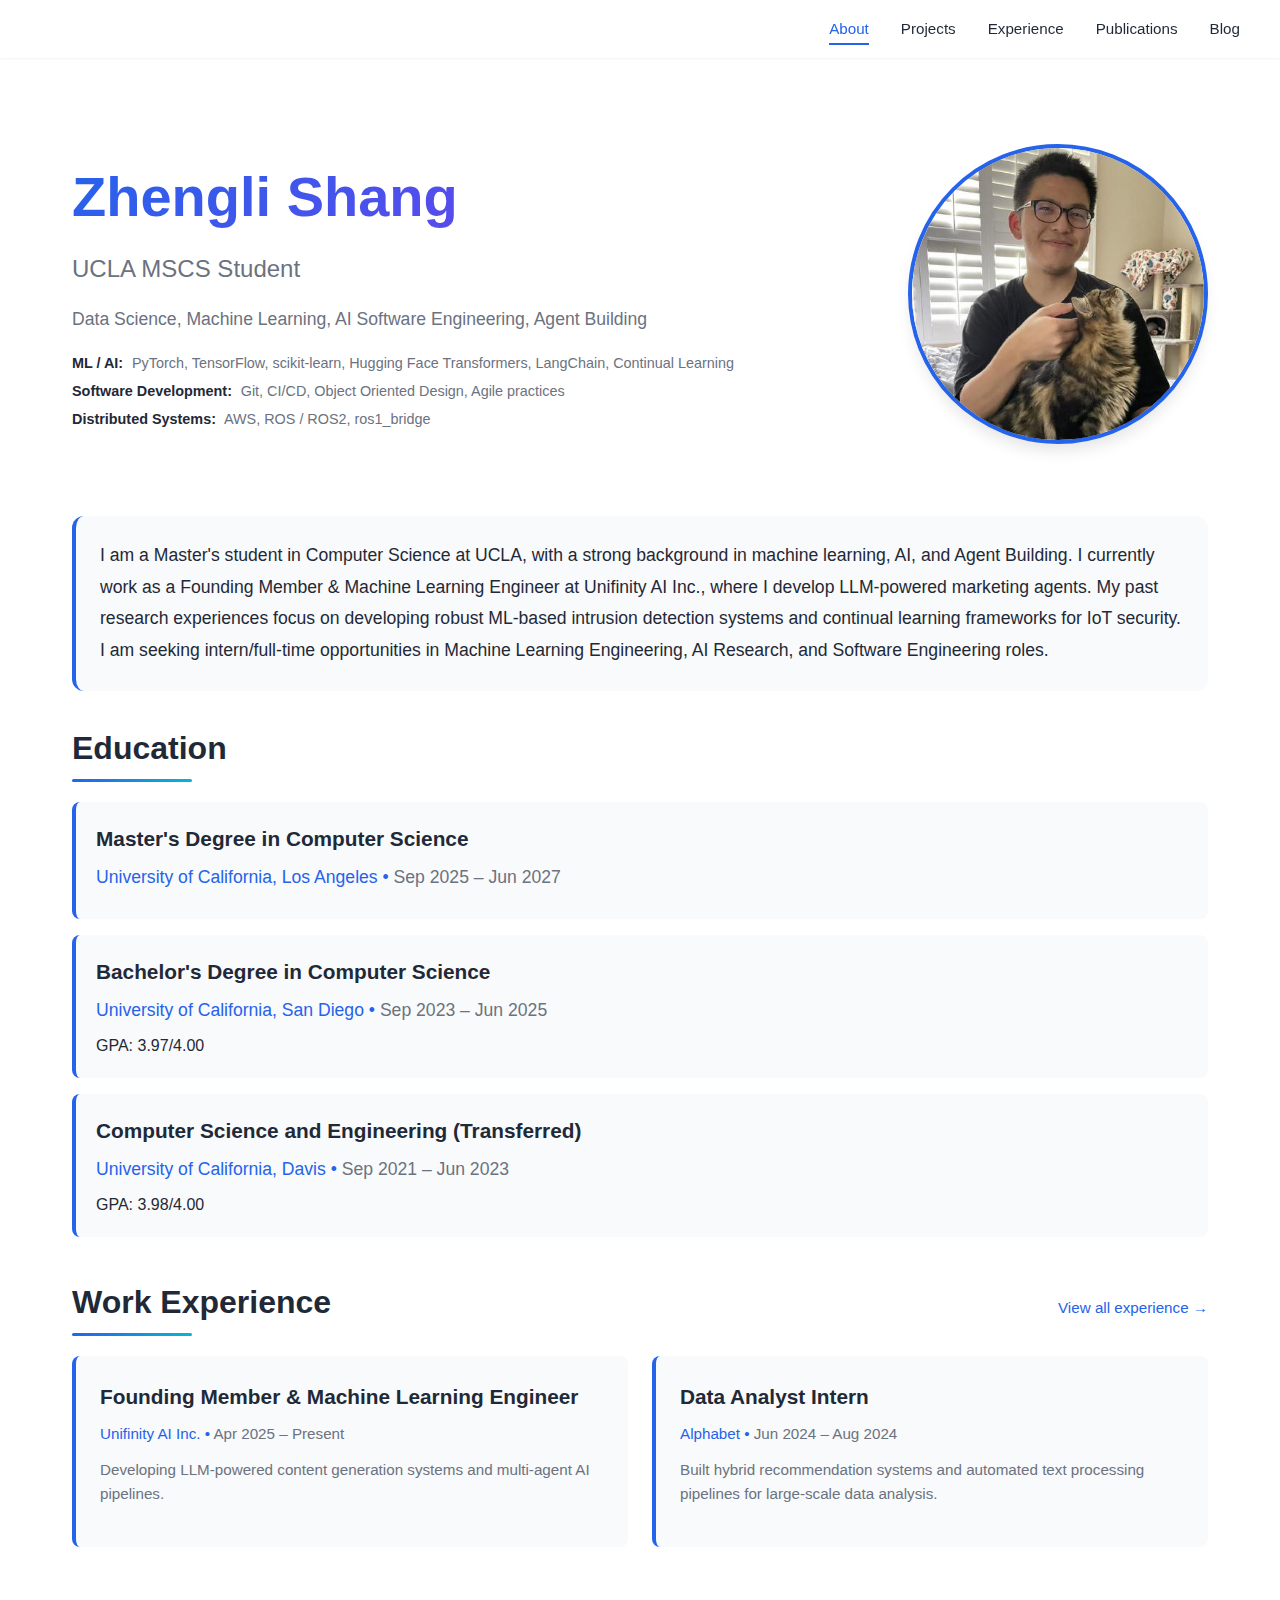
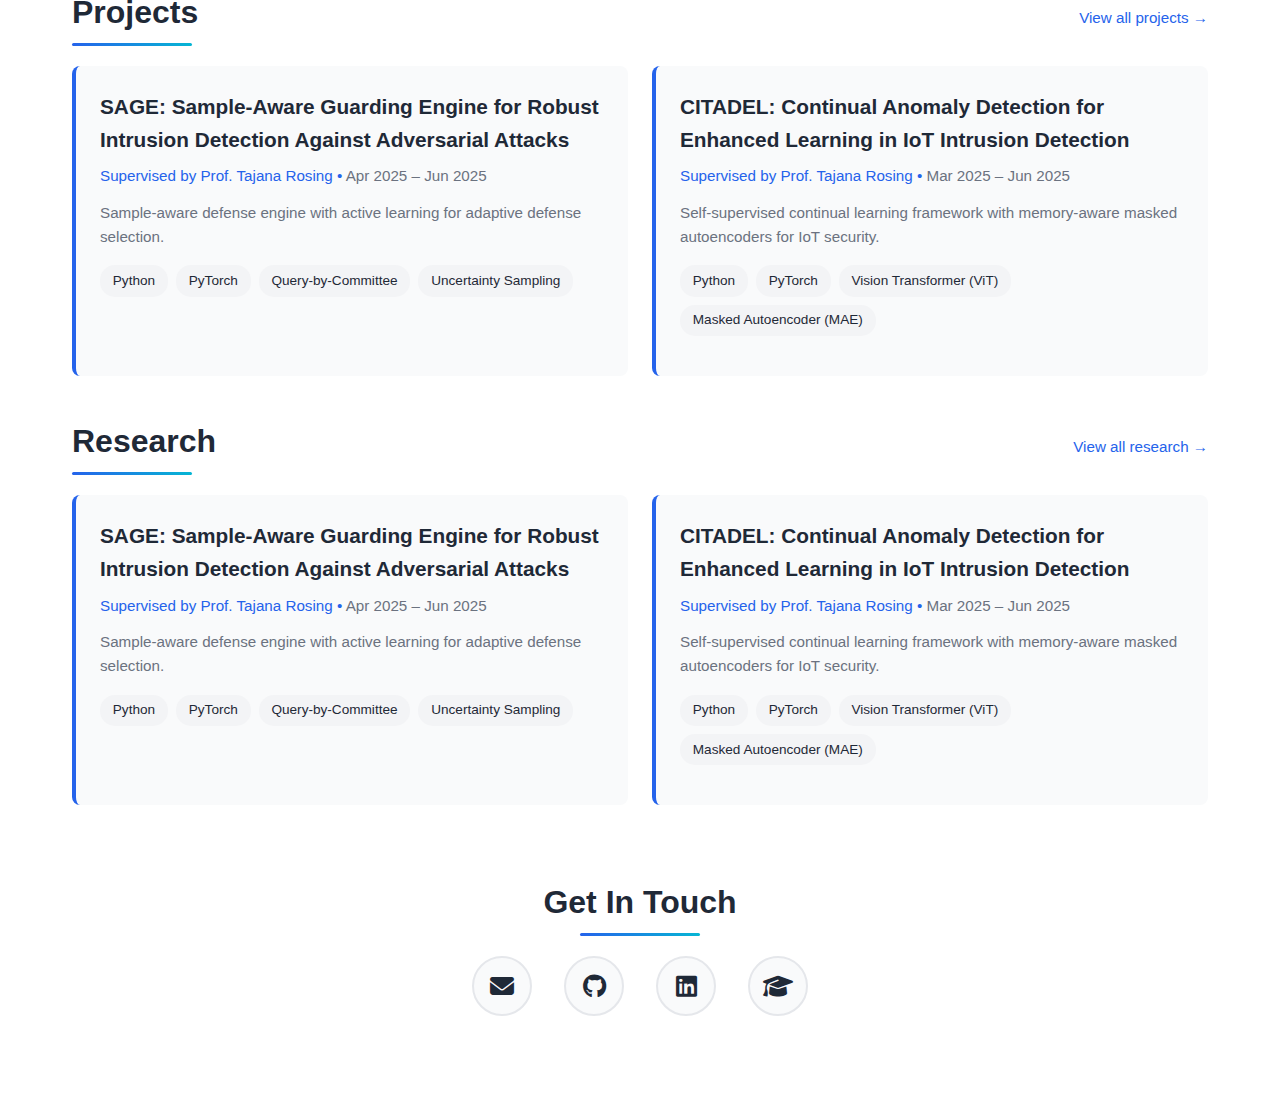
<file: index.html>
<!DOCTYPE html>
<html lang="en">
<head>
    <meta charset="UTF-8">
    <meta name="viewport" content="width=device-width, initial-scale=1.0">
    <meta name="description" content="Personal webpage - Grad Student seeking intern/full-time opportunities">
    <title>About | Zhengli Shang</title>
    <link rel="stylesheet" href="https://cdnjs.cloudflare.com/ajax/libs/font-awesome/6.4.0/css/all.min.css">
    <link rel="stylesheet" href="assets/css/styles.css">
</head>
<body>
    <!-- Navigation Bar -->
    <nav class="navbar">
        <div class="nav-container">
            <ul class="nav-menu">
                <li><a href="index.html" class="nav-link active">About</a></li>
                <li><a href="projects.html" class="nav-link">Projects</a></li>
                <li><a href="experience.html" class="nav-link">Experience</a></li>
                <li><a href="publications.html" class="nav-link">Publications</a></li>
                <li><a href="blog.html" class="nav-link">Blog</a></li>
            </ul>
            <div class="hamburger">
                <span></span>
                <span></span>
                <span></span>
            </div>
        </div>
    </nav>

    <!-- Main Content -->
    <main class="main-content">
        <!-- Hero Section -->
        <section class="hero">
            <div class="hero-content">
                <div class="hero-text">
                    <h1 class="hero-name">Zhengli Shang</h1>
                    <p class="hero-role">UCLA MSCS Student</p>
                    <p class="hero-tagline">Data Science, Machine Learning, AI Software Engineering, Agent Building</p>
                    <div class="skills-inline" id="skillsContainer">
                        <!-- Skills will be loaded from skills.json -->
                    </div>
                </div>
                <div class="hero-image">
                    <img src="assets/images/headshot.jpg" alt="Zhengli Shang" class="profile-img" id="profileImage">
                </div>
            </div>
        </section>

        <!-- Quick Intro -->
        <section class="intro-section">
            <p class="intro-text" id="introText">
                Quick intro (2-3 sentences about your focus/field). This section will be populated from config.json.
            </p>
        </section>

        <!-- Education -->
        <section class="section">
            <h2 class="section-title">Education</h2>
            <div class="education-container" id="educationContainer">
                <!-- Education items will be loaded from experience.json -->
            </div>
        </section>

        <!-- Work Experience Highlight -->
        <section class="section">
            <div class="section-header">
                <h2 class="section-title">Work Experience</h2>
                <a href="experience.html" class="section-link" id="workExperienceLink">View all experience →</a>
            </div>
            <div class="highlight-container" id="workExperienceHighlight">
                <!-- Work experience highlights will be loaded from experience.json -->
            </div>
        </section>

        <!-- Projects Highlight -->
        <section class="section">
            <div class="section-header">
                <h2 class="section-title">Projects</h2>
                <a href="projects.html" class="section-link" id="projectsLink">View all projects →</a>
            </div>
            <div class="highlight-container" id="projectsHighlight">
                <!-- Project highlights will be loaded from projects.json -->
            </div>
        </section>

        <!-- Research Highlight -->
        <section class="section">
            <div class="section-header">
                <h2 class="section-title">Research</h2>
                <a href="experience.html#research" class="section-link" id="researchLink">View all research →</a>
            </div>
            <div class="highlight-container" id="researchHighlight">
                <!-- Research highlights will be loaded from experience.json -->
            </div>
        </section>

        <!-- Contact Icons -->
        <section class="section contact-section">
            <h2 class="section-title">Get In Touch</h2>
            <div class="contact-icons" id="contactIcons">
                <!-- Contact icons will be loaded from config.json -->
            </div>
        </section>
    </main>

    <script src="assets/js/main.js"></script>
    <script src="assets/js/navigation.js"></script>
</body>
</html>
</file>
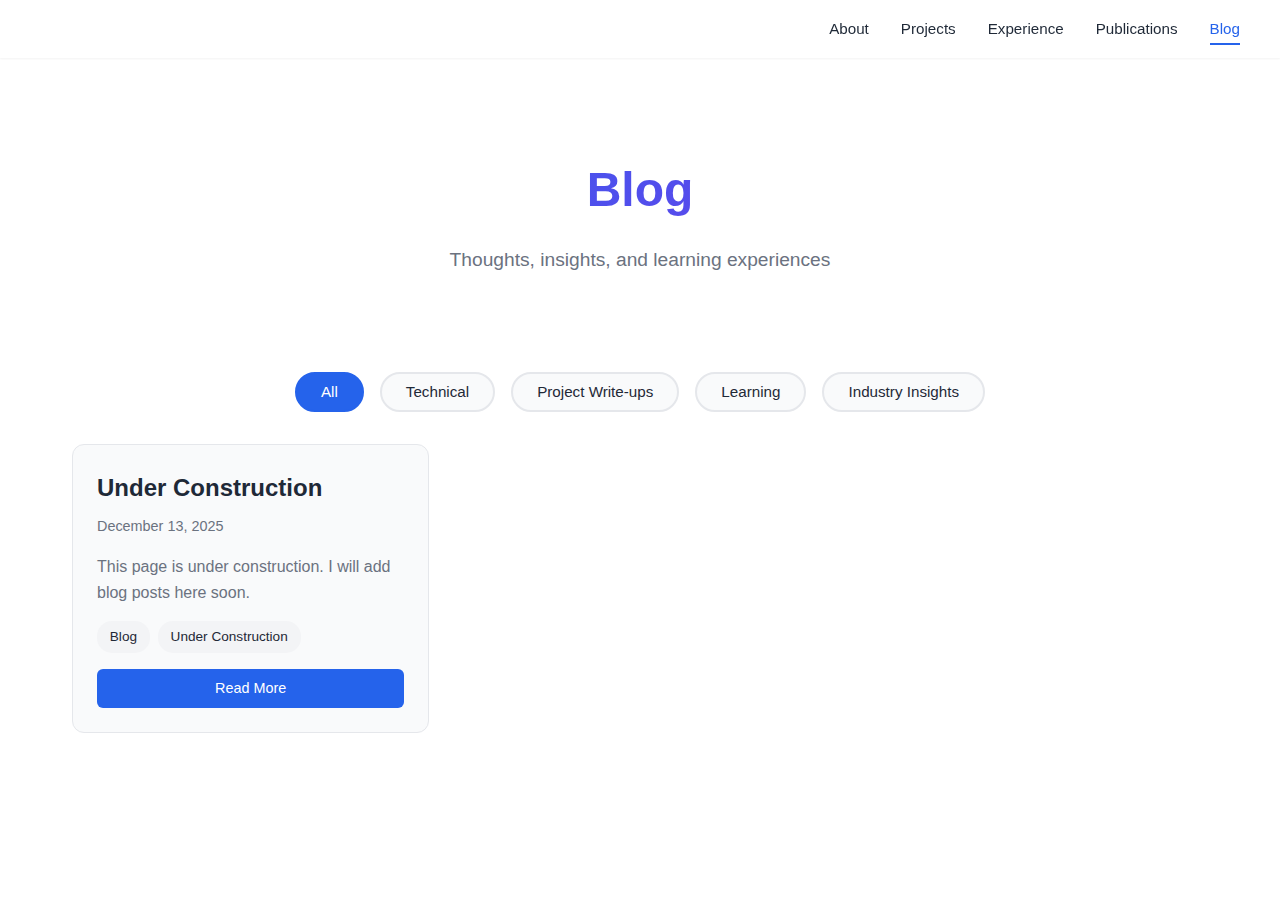
<file: blog.html>
<!DOCTYPE html>
<html lang="en">
<head>
    <meta charset="UTF-8">
    <meta name="viewport" content="width=device-width, initial-scale=1.0">
    <meta name="description" content="Blog posts and articles">
    <title>Blog | Your Name</title>
    <link rel="stylesheet" href="https://cdnjs.cloudflare.com/ajax/libs/font-awesome/6.4.0/css/all.min.css">
    <link rel="stylesheet" href="assets/css/styles.css">
</head>
<body>
    <!-- Navigation Bar -->
    <nav class="navbar">
        <div class="nav-container">
            <ul class="nav-menu">
                <li><a href="index.html" class="nav-link">About</a></li>
                <li><a href="projects.html" class="nav-link">Projects</a></li>
                <li><a href="experience.html" class="nav-link">Experience</a></li>
                <li><a href="publications.html" class="nav-link">Publications</a></li>
                <li><a href="blog.html" class="nav-link active">Blog</a></li>
            </ul>
            <div class="hamburger">
                <span></span>
                <span></span>
                <span></span>
            </div>
        </div>
    </nav>

    <!-- Main Content -->
    <main class="main-content">
        <section class="page-header">
            <h1 class="page-title">Blog</h1>
            <p class="page-subtitle">Thoughts, insights, and learning experiences</p>
        </section>

        <!-- Filter Buttons -->
        <section class="filter-section">
            <div class="filter-buttons" id="blogFilters">
                <button class="filter-btn active" data-filter="all">All</button>
                <button class="filter-btn" data-filter="technical">Technical</button>
                <button class="filter-btn" data-filter="project">Project Write-ups</button>
                <button class="filter-btn" data-filter="learning">Learning</button>
                <button class="filter-btn" data-filter="insights">Industry Insights</button>
            </div>
        </section>

        <!-- Blog Posts -->
        <section class="blog-posts" id="blogPosts">
            <!-- Blog posts will be loaded dynamically from blog.json -->
        </section>
    </main>

    <script src="assets/js/navigation.js"></script>
    <script src="assets/js/blog.js"></script>
</body>
</html>
</file>
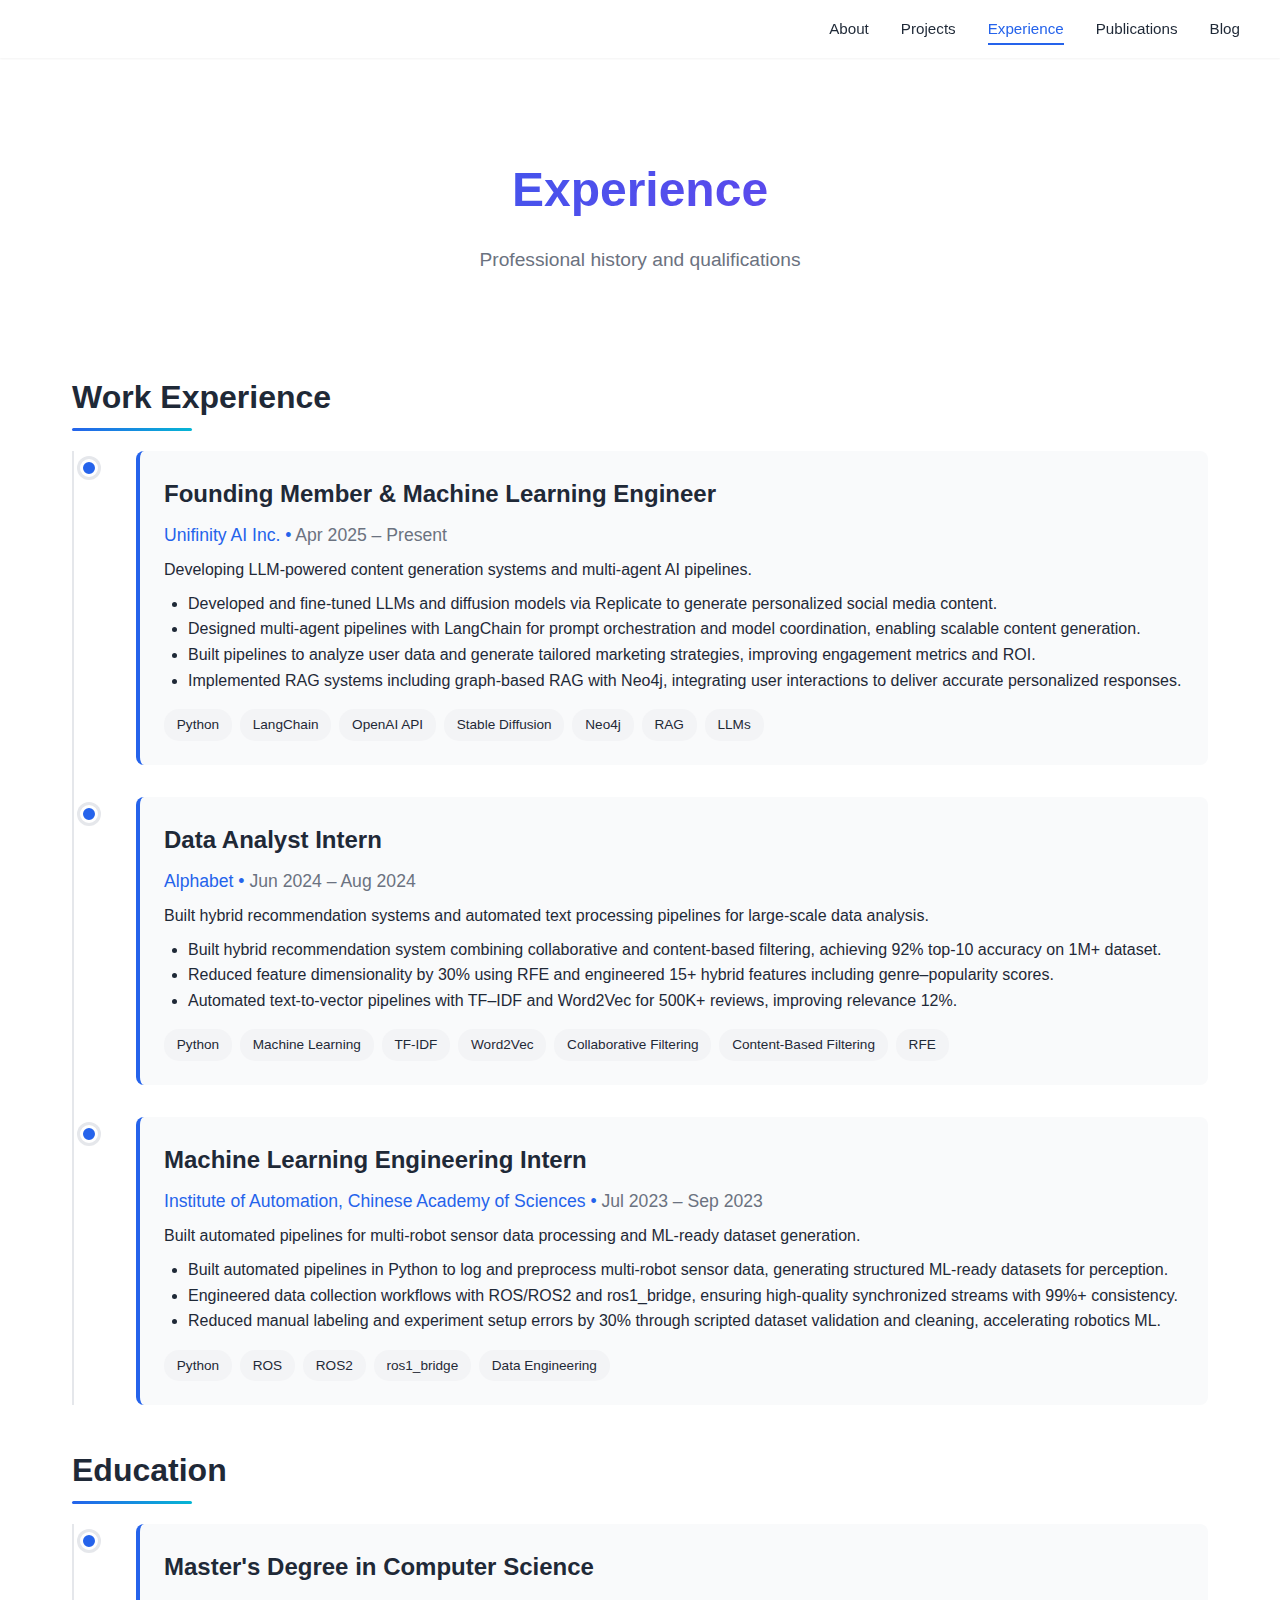
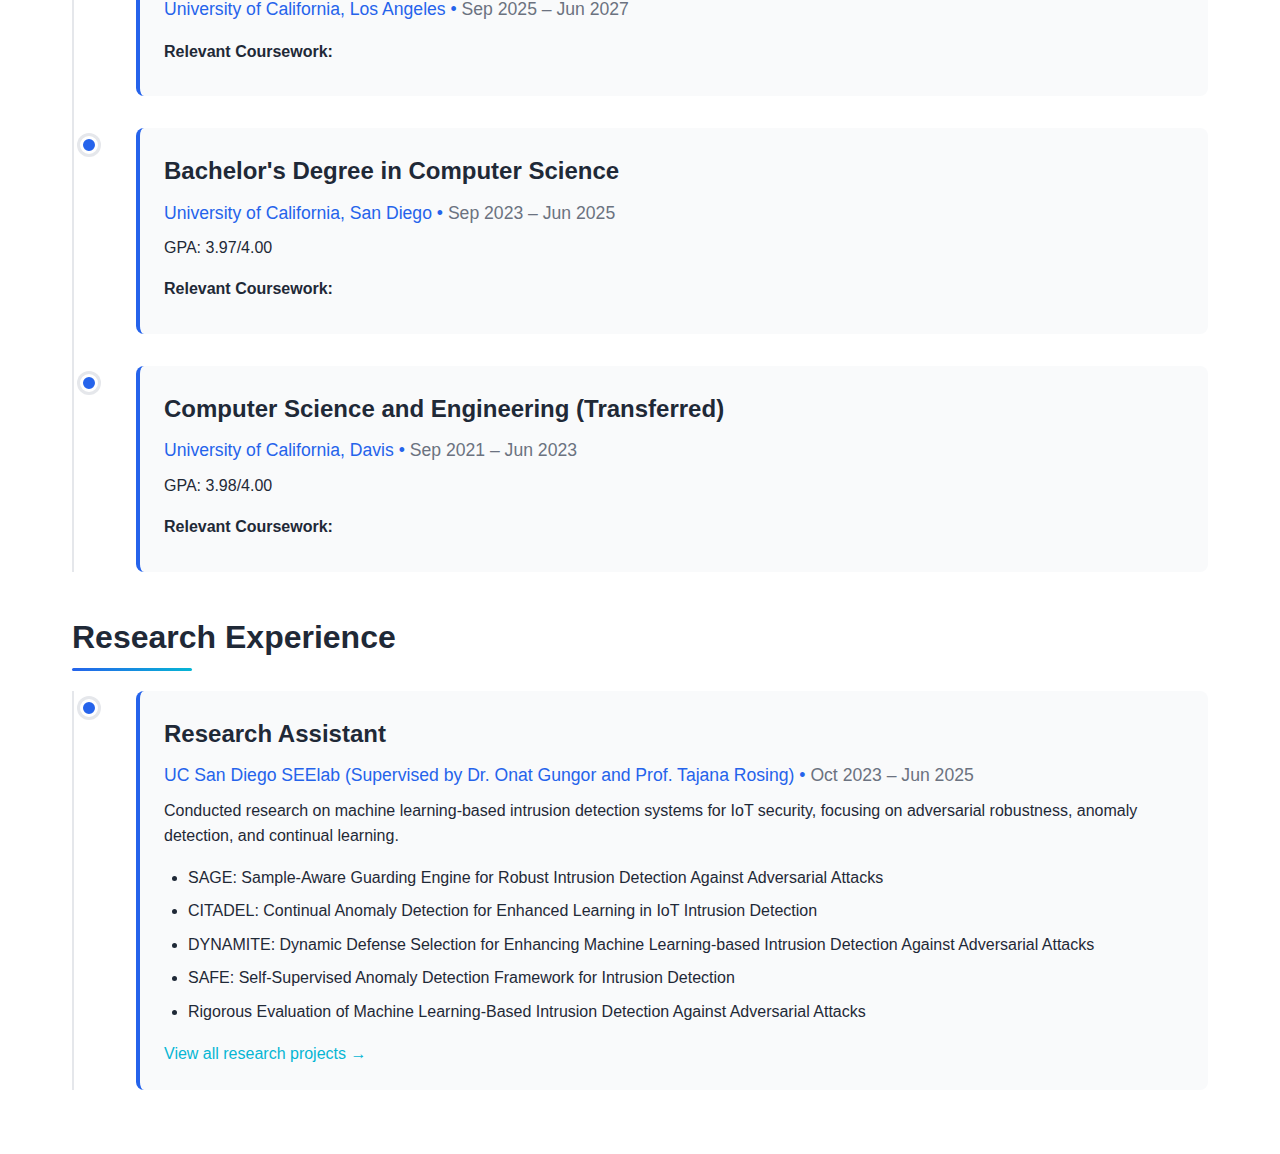
<file: experience.html>
<!DOCTYPE html>
<html lang="en">
<head>
    <meta charset="UTF-8">
    <meta name="viewport" content="width=device-width, initial-scale=1.0">
    <meta name="description" content="Professional experience and qualifications">
    <title>Experience | Your Name</title>
    <link rel="stylesheet" href="https://cdnjs.cloudflare.com/ajax/libs/font-awesome/6.4.0/css/all.min.css">
    <link rel="stylesheet" href="assets/css/styles.css">
</head>
<body>
    <!-- Navigation Bar -->
    <nav class="navbar">
        <div class="nav-container">
            <ul class="nav-menu">
                <li><a href="index.html" class="nav-link">About</a></li>
                <li><a href="projects.html" class="nav-link">Projects</a></li>
                <li><a href="experience.html" class="nav-link active">Experience</a></li>
                <li><a href="publications.html" class="nav-link">Publications</a></li>
                <li><a href="blog.html" class="nav-link">Blog</a></li>
            </ul>
            <div class="hamburger">
                <span></span>
                <span></span>
                <span></span>
            </div>
        </div>
    </nav>

    <!-- Main Content -->
    <main class="main-content">
        <section class="page-header">
            <h1 class="page-title">Experience</h1>
            <p class="page-subtitle">Professional history and qualifications</p>
        </section>

        <!-- Work Experience -->
        <section class="section">
            <h2 class="section-title">Work Experience</h2>
            <div class="timeline" id="workExperience">
                <!-- Work experience items will be loaded from experience.json -->
            </div>
        </section>

        <!-- Education -->
        <section class="section">
            <h2 class="section-title">Education</h2>
            <div class="timeline" id="education">
                <!-- Education items will be loaded from experience.json -->
            </div>
        </section>

        <!-- Research Experience -->
        <section class="section" id="researchSection" style="display: none;">
            <h2 class="section-title">Research Experience</h2>
            <div class="timeline" id="researchExperience">
                <!-- Research experience will be loaded from experience.json -->
            </div>
        </section>

        <!-- Teaching/TA Experience -->
        <section class="section" id="teachingSection" style="display: none;">
            <h2 class="section-title">Teaching/TA Experience</h2>
            <div class="timeline" id="teachingExperience">
                <!-- Teaching experience will be loaded from experience.json -->
            </div>
        </section>

        <!-- Certifications -->
        <section class="section" id="certificationsSection" style="display: none;">
            <h2 class="section-title">Certifications</h2>
            <div class="certifications-container" id="certifications">
                <!-- Certifications will be loaded from experience.json -->
            </div>
        </section>
    </main>

    <script src="assets/js/navigation.js"></script>
    <script src="assets/js/main.js"></script>
</body>
</html>
</file>
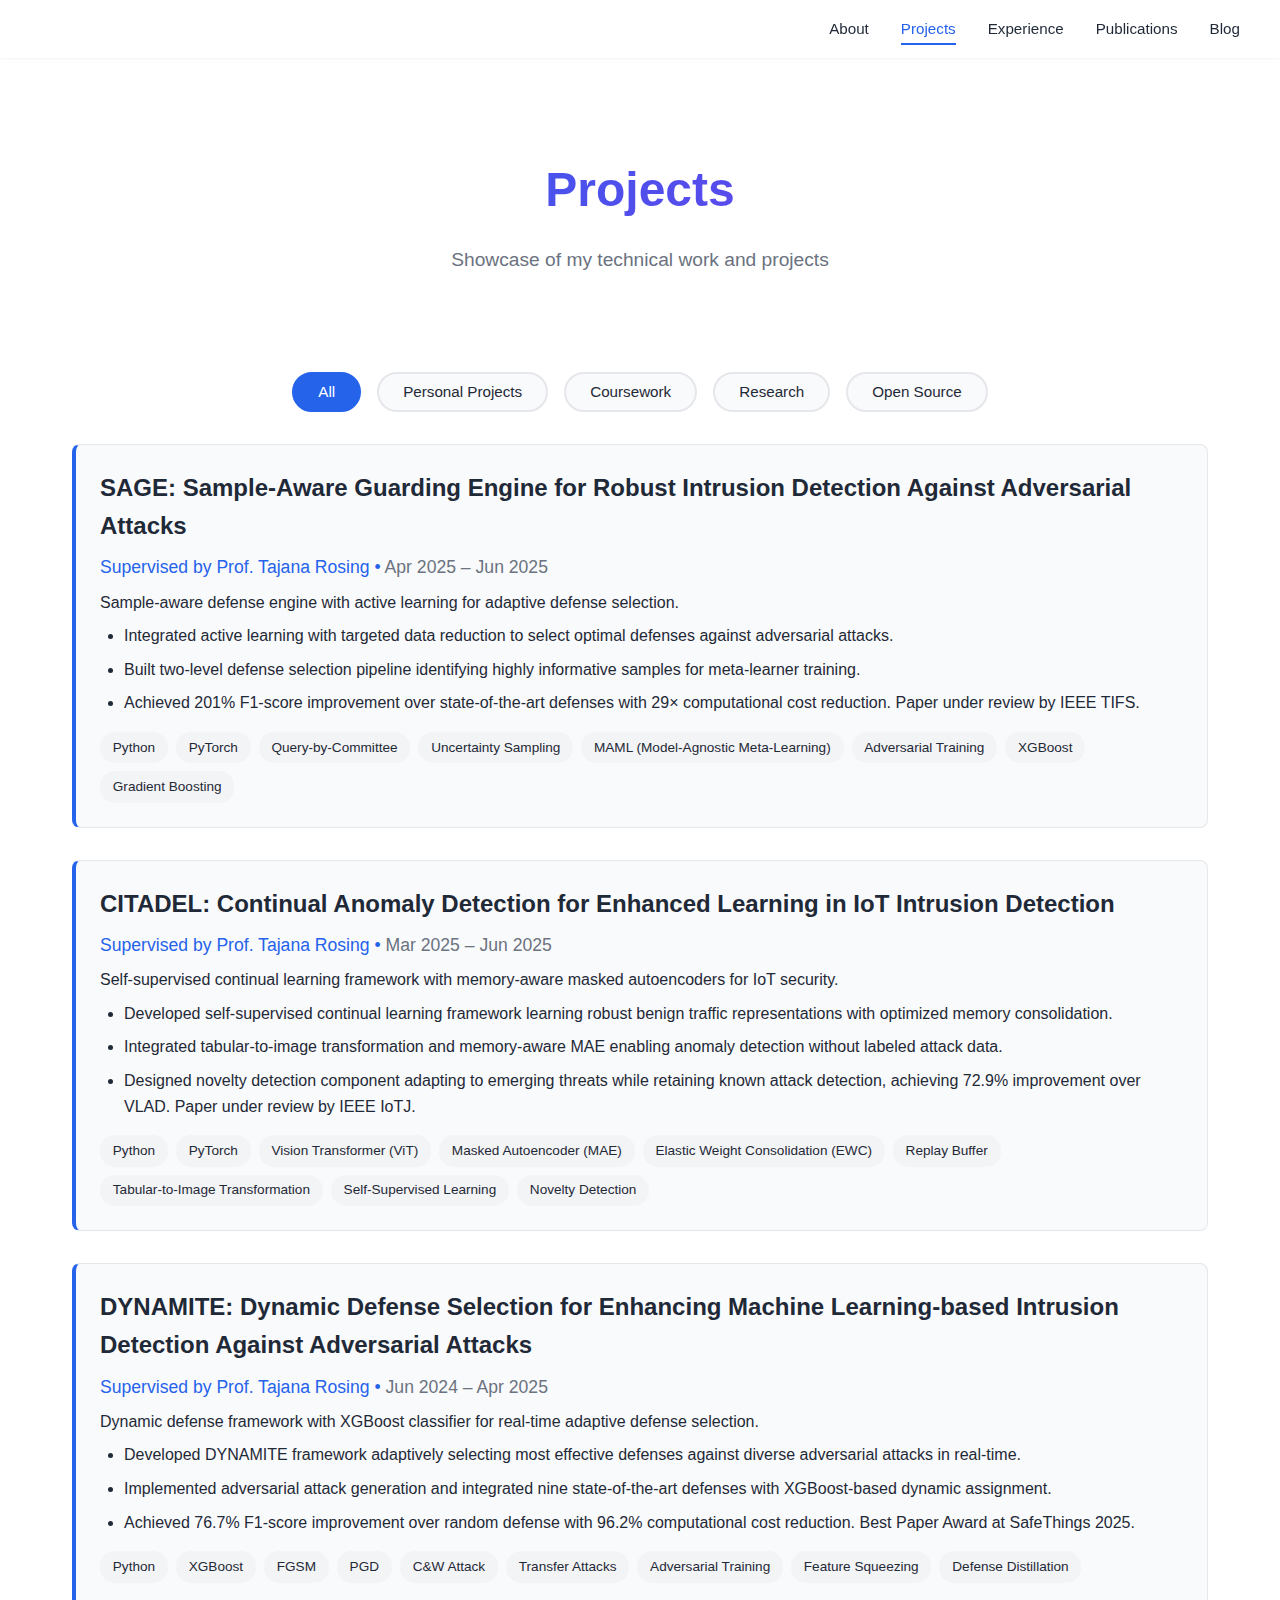
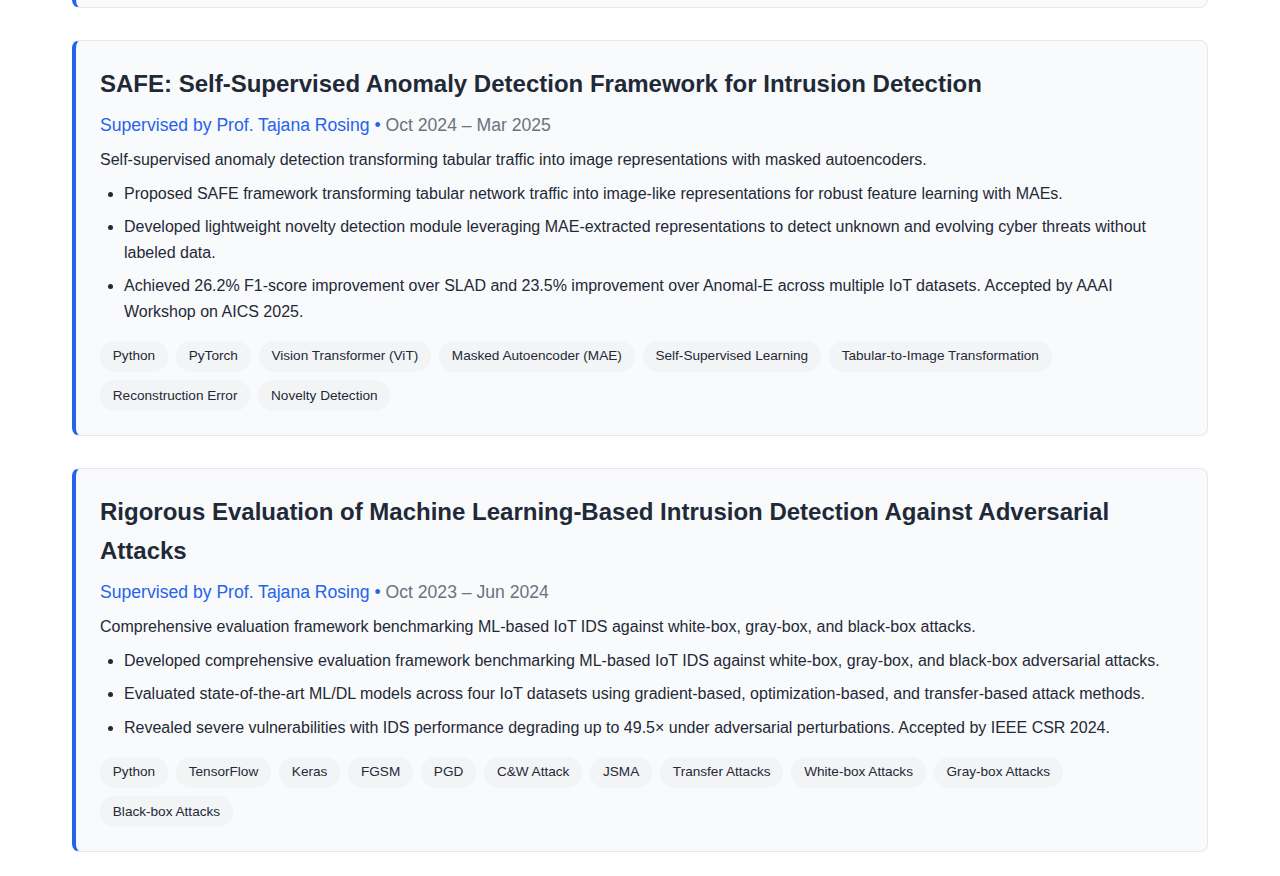
<file: projects.html>
<!DOCTYPE html>
<html lang="en">
<head>
    <meta charset="UTF-8">
    <meta name="viewport" content="width=device-width, initial-scale=1.0">
    <meta name="description" content="Projects portfolio - Showcase of technical work and projects">
    <title>Projects | Your Name</title>
    <link rel="stylesheet" href="https://cdnjs.cloudflare.com/ajax/libs/font-awesome/6.4.0/css/all.min.css">
    <link rel="stylesheet" href="assets/css/styles.css">
</head>
<body>
    <!-- Navigation Bar -->
    <nav class="navbar">
        <div class="nav-container">
            <ul class="nav-menu">
                <li><a href="index.html" class="nav-link">About</a></li>
                <li><a href="projects.html" class="nav-link active">Projects</a></li>
                <li><a href="experience.html" class="nav-link">Experience</a></li>
                <li><a href="publications.html" class="nav-link">Publications</a></li>
                <li><a href="blog.html" class="nav-link">Blog</a></li>
            </ul>
            <div class="hamburger">
                <span></span>
                <span></span>
                <span></span>
            </div>
        </div>
    </nav>

    <!-- Main Content -->
    <main class="main-content">
        <section class="page-header">
            <h1 class="page-title">Projects</h1>
            <p class="page-subtitle">Showcase of my technical work and projects</p>
        </section>

        <!-- Filter Buttons -->
        <section class="filter-section">
            <div class="filter-buttons" id="filterButtons">
                <button class="filter-btn active" data-filter="all">All</button>
                <button class="filter-btn" data-filter="personal">Personal Projects</button>
                <button class="filter-btn" data-filter="coursework">Coursework</button>
                <button class="filter-btn" data-filter="research">Research</button>
                <button class="filter-btn" data-filter="opensource">Open Source</button>
            </div>
        </section>

        <!-- Projects Grid -->
        <section class="projects-grid" id="projectsGrid">
            <!-- Projects will be loaded dynamically from projects.json -->
        </section>
    </main>

    <script src="assets/js/navigation.js"></script>
    <script src="assets/js/projects.js"></script>
</body>
</html>
</file>
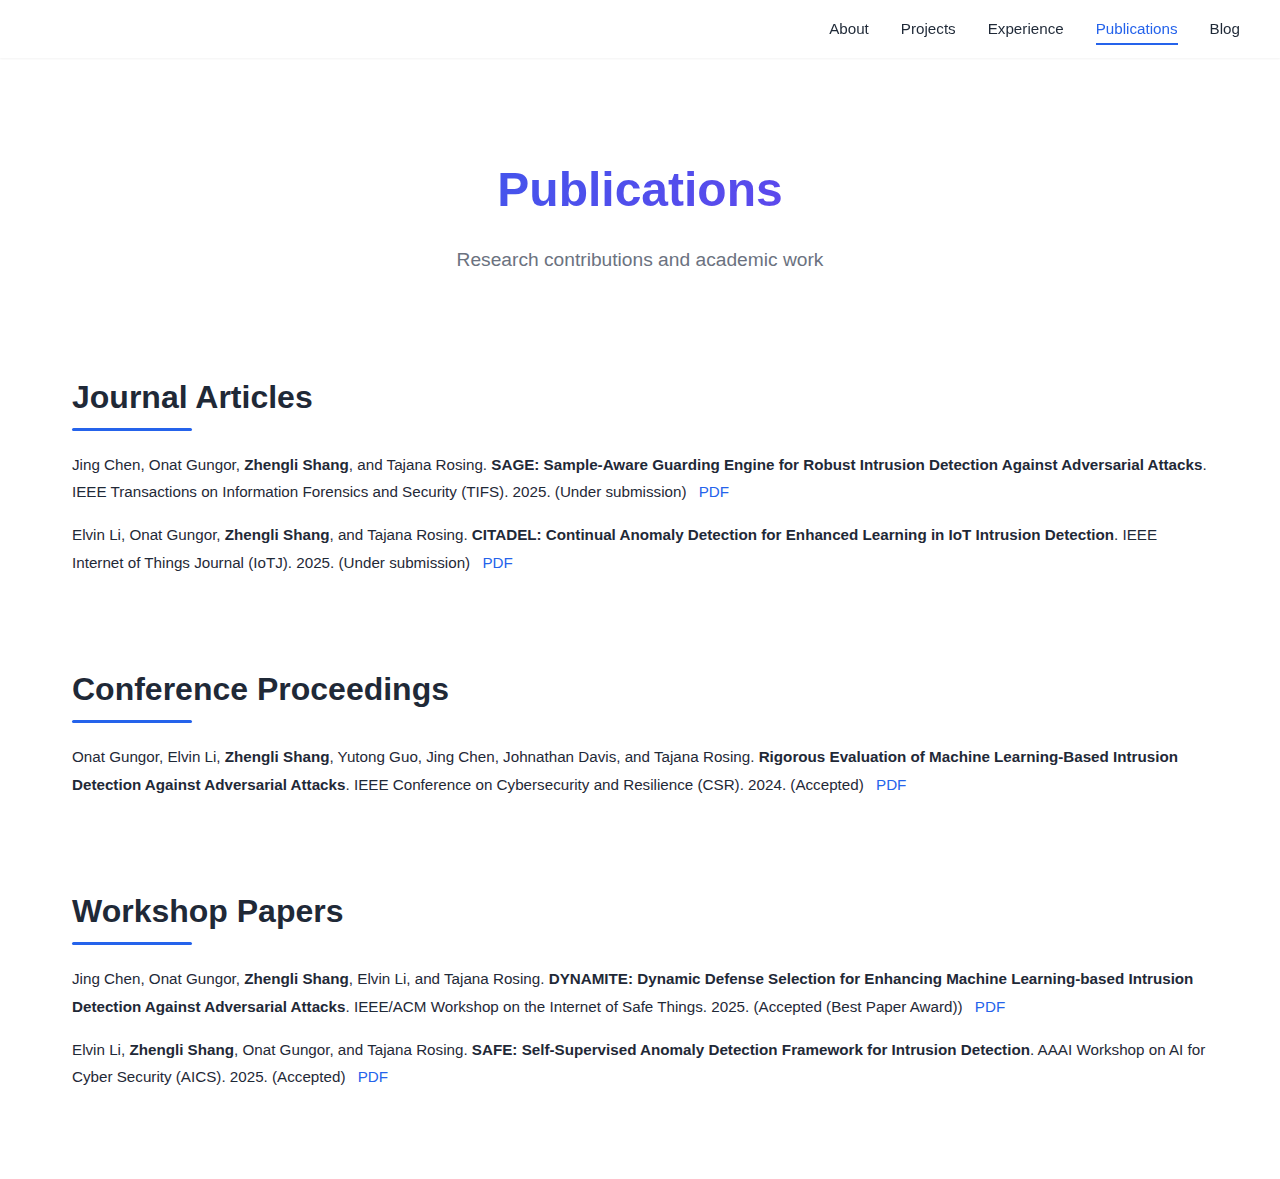
<file: publications.html>
<!DOCTYPE html>
<html lang="en">
<head>
    <meta charset="UTF-8">
    <meta name="viewport" content="width=device-width, initial-scale=1.0">
    <meta name="description" content="Research publications and academic work">
    <title>Publications | Your Name</title>
    <link rel="stylesheet" href="https://cdnjs.cloudflare.com/ajax/libs/font-awesome/6.4.0/css/all.min.css">
    <link rel="stylesheet" href="assets/css/styles.css">
</head>
<body>
    <!-- Navigation Bar -->
    <nav class="navbar">
        <div class="nav-container">
            <ul class="nav-menu">
                <li><a href="index.html" class="nav-link">About</a></li>
                <li><a href="projects.html" class="nav-link">Projects</a></li>
                <li><a href="experience.html" class="nav-link">Experience</a></li>
                <li><a href="publications.html" class="nav-link active">Publications</a></li>
                <li><a href="blog.html" class="nav-link">Blog</a></li>
            </ul>
            <div class="hamburger">
                <span></span>
                <span></span>
                <span></span>
            </div>
        </div>
    </nav>

    <!-- Main Content -->
    <main class="main-content">
        <section class="page-header">
            <h1 class="page-title">Publications</h1>
            <p class="page-subtitle">Research contributions and academic work</p>
        </section>


        <!-- Publications List -->
        <section class="publications-list" id="publicationsList">
            <!-- Publications will be loaded dynamically from publications.json -->
        </section>
    </main>

    <script src="assets/js/navigation.js"></script>
    <script src="assets/js/publications.js"></script>
</body>
</html>
</file>
<file: assets/css/styles.css>
/* ===== CSS Variables ===== */
:root {
    --primary-color: #2563eb;
    --primary-dark: #1e40af;
    --secondary-color: #7c3aed;
    --accent-color: #06b6d4;
    --text-primary: #1f2937;
    --text-secondary: #6b7280;
    --bg-primary: #ffffff;
    --bg-secondary: #f9fafb;
    --bg-accent: #f3f4f6;
    --border-color: #e5e7eb;
    --shadow-sm: 0 1px 2px 0 rgba(0, 0, 0, 0.05);
    --shadow-md: 0 4px 6px -1px rgba(0, 0, 0, 0.1);
    --shadow-lg: 0 10px 15px -3px rgba(0, 0, 0, 0.1);
    --transition: all 0.3s ease;
}

/* ===== Reset & Base Styles ===== */
* {
    margin: 0;
    padding: 0;
    box-sizing: border-box;
}

html {
    scroll-behavior: smooth;
}

body {
    font-family: -apple-system, BlinkMacSystemFont, 'Segoe UI', 'Roboto', 'Oxygen', 'Ubuntu', 'Cantarell', sans-serif;
    line-height: 1.6;
    color: var(--text-primary);
    background-color: var(--bg-primary);
}

/* ===== Navigation Bar ===== */
.navbar {
    position: fixed;
    top: 0;
    right: 0;
    width: 100%;
    background-color: rgba(255, 255, 255, 0.95);
    backdrop-filter: blur(10px);
    box-shadow: var(--shadow-sm);
    z-index: 1000;
    padding: 1rem 2rem;
}

.nav-container {
    max-width: 1200px;
    margin: 0 auto;
    display: flex;
    justify-content: flex-end;
    align-items: center;
}

.nav-menu {
    display: flex;
    list-style: none;
    gap: 2rem;
    align-items: center;
}

.nav-link {
    text-decoration: none;
    color: var(--text-primary);
    font-weight: 500;
    font-size: 0.95rem;
    transition: var(--transition);
    position: relative;
    padding: 0.5rem 0;
}

.nav-link:hover {
    color: var(--primary-color);
}

.nav-link.active {
    color: var(--primary-color);
}

.nav-link.active::after {
    content: '';
    position: absolute;
    bottom: 0;
    left: 0;
    width: 100%;
    height: 2px;
    background-color: var(--primary-color);
}

.hamburger {
    display: none;
    flex-direction: column;
    cursor: pointer;
    gap: 4px;
}

.hamburger span {
    width: 25px;
    height: 3px;
    background-color: var(--text-primary);
    transition: var(--transition);
    border-radius: 2px;
}

/* ===== Main Content ===== */
.main-content {
    margin-top: 80px;
    padding: 1.5rem 2rem;
    max-width: 1200px;
    margin-left: auto;
    margin-right: auto;
}

/* ===== Hero Section ===== */
.hero {
    padding: 2.5rem 0;
    margin-bottom: 2rem;
}

.hero-content {
    display: grid;
    grid-template-columns: 1.8fr 1fr;
    gap: 2.5rem;
    align-items: center;
}

.hero-name {
    font-size: 3.5rem;
    font-weight: 700;
    margin-bottom: 0.5rem;
    background: linear-gradient(135deg, var(--primary-color), var(--secondary-color));
    -webkit-background-clip: text;
    -webkit-text-fill-color: transparent;
    background-clip: text;
}

.hero-role {
    font-size: 1.5rem;
    color: var(--text-secondary);
    margin-bottom: 1rem;
    font-weight: 500;
}

.hero-tagline {
    font-size: 1.1rem;
    color: var(--text-secondary);
    line-height: 1.8;
    margin-bottom: 0.5rem;
}

.hero-image {
    display: flex;
    justify-content: flex-end;
    align-items: center;
}

.profile-img {
    width: 300px;
    height: 300px;
    border-radius: 50%;
    object-fit: cover;
    border: 4px solid var(--primary-color);
    box-shadow: var(--shadow-lg);
    transition: var(--transition);
}

.profile-img:hover {
    transform: scale(1.05);
    box-shadow: 0 20px 25px -5px rgba(0, 0, 0, 0.15);
}

/* ===== Sections ===== */
.section {
    margin-bottom: 2.5rem;
}

.section-header {
    display: flex;
    justify-content: space-between;
    align-items: baseline;
    margin-bottom: 1.25rem;
    flex-wrap: wrap;
    gap: 1rem;
}

.section-header .section-title {
    margin-bottom: 0;
}

.section-title {
    font-size: 2rem;
    font-weight: 700;
    color: var(--text-primary);
    position: relative;
    padding-bottom: 0.5rem;
    margin: 0;
    margin-bottom: 1.25rem;
}

.section-title::after {
    content: '';
    position: absolute;
    bottom: 0;
    left: 0;
    width: 120px;
    height: 3px;
    background: linear-gradient(90deg, var(--primary-color), var(--accent-color));
    border-radius: 2px;
}

.contact-section .section-title::after {
    left: 50%;
    transform: translateX(-50%);
}

.section-link {
    color: var(--primary-color);
    text-decoration: none;
    font-weight: 500;
    font-size: 0.95rem;
    transition: var(--transition);
    white-space: nowrap;
}

.section-link:hover {
    color: var(--primary-dark);
    text-decoration: underline;
}

.intro-section {
    margin-bottom: 2rem;
    padding: 1.5rem;
    background: var(--bg-secondary);
    border-radius: 12px;
    border-left: 4px solid var(--primary-color);
}

.intro-text {
    font-size: 1.1rem;
    line-height: 1.8;
    color: var(--text-primary);
}

/* ===== Education ===== */
.education-container {
    display: flex;
    flex-direction: column;
    gap: 1rem;
}

.education-item {
    padding: 1.25rem;
    background: var(--bg-secondary);
    border-radius: 8px;
    border-left: 4px solid var(--primary-color);
    transition: var(--transition);
}

.education-item:hover {
    transform: translateX(5px);
    box-shadow: var(--shadow-md);
}

.education-title {
    font-size: 1.3rem;
    font-weight: 600;
    margin-bottom: 0.5rem;
    color: var(--text-primary);
}

.education-institution {
    font-size: 1.1rem;
    color: var(--primary-color);
    margin-bottom: 0.5rem;
}

.education-gpa {
    color: var(--text-primary);
}

/* ===== Skills ===== */
.skills-inline {
    margin-top: 1rem;
    font-size: 0.9rem;
    color: var(--text-secondary);
    line-height: 1.6;
}

.skills-inline-category {
    display: block;
    margin-bottom: 0.3rem;
}

.skills-inline-label {
    font-weight: 600;
    color: var(--text-primary);
    margin-right: 0.3rem;
}

.skill-badge-inline {
    display: inline;
    color: var(--text-secondary);
}

/* ===== Highlight Sections ===== */
.highlight-container {
    display: grid;
    grid-template-columns: repeat(auto-fit, minmax(300px, 1fr));
    gap: 1.5rem;
}

.highlight-item {
    background: var(--bg-secondary);
    padding: 1.5rem;
    border-radius: 8px;
    border-left: 4px solid var(--primary-color);
    transition: var(--transition);
}

.highlight-item:hover {
    transform: translateX(5px);
    box-shadow: var(--shadow-md);
}

.highlight-title {
    font-size: 1.3rem;
    font-weight: 600;
    margin-bottom: 0.5rem;
    color: var(--text-primary);
}

.highlight-company,
.highlight-meta {
    font-size: 0.95rem;
    color: var(--primary-color);
    margin-bottom: 0.75rem;
    font-weight: 500;
}

.highlight-description {
    color: var(--text-secondary);
    line-height: 1.6;
    margin-bottom: 1rem;
    font-size: 0.95rem;
}

.highlight-tech {
    display: flex;
    flex-wrap: wrap;
    gap: 0.5rem;
    margin-bottom: 1rem;
}

.tech-tag {
    padding: 0.3rem 0.8rem;
    background: var(--bg-accent);
    border-radius: 15px;
    font-size: 0.85rem;
    color: var(--text-primary);
}

.highlight-link {
    color: var(--primary-color);
    text-decoration: none;
    font-weight: 500;
    font-size: 0.9rem;
    transition: var(--transition);
}

.highlight-link:hover {
    color: var(--primary-dark);
    text-decoration: underline;
}

/* Legacy styles for other pages */
.skills-container {
    display: flex;
    flex-direction: column;
    gap: 1.25rem;
}

.skill-category {
    margin-bottom: 1rem;
}

.skill-category-title {
    font-size: 1.2rem;
    font-weight: 600;
    margin-bottom: 1rem;
    color: var(--text-primary);
}

.skills-grid {
    display: flex;
    flex-wrap: wrap;
    gap: 1rem;
}

.skill-badge {
    display: inline-flex;
    align-items: center;
    gap: 0.5rem;
    padding: 0.6rem 1.2rem;
    background: var(--bg-secondary);
    border: 2px solid var(--border-color);
    border-radius: 25px;
    font-size: 0.95rem;
    font-weight: 500;
    color: var(--text-primary);
    transition: var(--transition);
}

.skill-badge:hover {
    border-color: var(--primary-color);
    background: var(--primary-color);
    color: white;
    transform: translateY(-2px);
    box-shadow: var(--shadow-md);
}

.skill-icon {
    width: 20px;
    height: 20px;
}


/* ===== Contact Icons ===== */
.contact-section {
    text-align: center;
    padding: 2rem 0;
}

.contact-icons {
    display: flex;
    justify-content: center;
    gap: 2rem;
    flex-wrap: wrap;
}

.contact-icon {
    display: flex;
    align-items: center;
    justify-content: center;
    width: 60px;
    height: 60px;
    border-radius: 50%;
    background: var(--bg-secondary);
    color: var(--text-primary);
    text-decoration: none;
    transition: var(--transition);
    border: 2px solid var(--border-color);
}

.contact-icon:hover {
    background: var(--primary-color);
    color: white;
    transform: translateY(-5px) scale(1.1);
    box-shadow: var(--shadow-lg);
    border-color: var(--primary-color);
}

.contact-icon i {
    font-size: 24px;
}

/* ===== Page Header ===== */
.page-header {
    text-align: center;
    padding: 3rem 0;
    margin-bottom: 3rem;
}

.page-title {
    font-size: 3rem;
    font-weight: 700;
    margin-bottom: 1rem;
    background: linear-gradient(135deg, var(--primary-color), var(--secondary-color));
    -webkit-background-clip: text;
    -webkit-text-fill-color: transparent;
    background-clip: text;
}

.page-subtitle {
    font-size: 1.2rem;
    color: var(--text-secondary);
}

/* ===== Filter Buttons ===== */
.filter-section {
    margin-bottom: 2rem;
    display: flex;
    justify-content: center;
}

.filter-buttons {
    display: flex;
    gap: 1rem;
    flex-wrap: wrap;
    justify-content: center;
}

.filter-btn {
    padding: 0.6rem 1.5rem;
    background: var(--bg-secondary);
    border: 2px solid var(--border-color);
    border-radius: 25px;
    font-size: 0.95rem;
    font-weight: 500;
    color: var(--text-primary);
    cursor: pointer;
    transition: var(--transition);
}

.filter-btn:hover {
    border-color: var(--primary-color);
    color: var(--primary-color);
}

.filter-btn.active {
    background: var(--primary-color);
    color: white;
    border-color: var(--primary-color);
}

/* ===== Projects Grid ===== */
.projects-grid {
    display: flex;
    flex-direction: column;
    gap: 2rem;
    margin-top: 2rem;
}

.project-card {
    background: var(--bg-secondary);
    border-radius: 8px;
    padding: 1.5rem;
    transition: var(--transition);
    border: 1px solid var(--border-color);
    border-left: 4px solid var(--primary-color);
}

.project-card:hover {
    transform: translateX(5px);
    box-shadow: var(--shadow-md);
    border-color: var(--primary-color);
}

.project-header {
    display: flex;
    justify-content: space-between;
    align-items: flex-start;
    gap: 2rem;
    margin-bottom: 0;
}

.project-image-horizontal {
    width: 200px;
    height: 150px;
    object-fit: cover;
    border-radius: 8px;
    flex-shrink: 0;
}

.project-image {
    width: 100%;
    height: 200px;
    object-fit: cover;
    border-radius: 8px;
    margin-bottom: 1rem;
}

.project-meta {
    font-size: 1.1rem;
    color: var(--primary-color);
    margin-top: 0.5rem;
    margin-bottom: 0.5rem;
}

.project-features {
    margin: 0.5rem 0 1rem 0;
    padding-left: 1.5rem;
    color: var(--text-primary);
    line-height: 1.6;
}

.project-features li {
    margin-bottom: 0.5rem;
}

.project-title {
    font-size: 1.5rem;
    font-weight: 600;
    margin-bottom: 0.5rem;
    color: var(--text-primary);
}

.project-title-link {
    color: var(--text-primary);
    text-decoration: none;
    transition: var(--transition);
}

.project-title-link:hover {
    color: var(--primary-color);
    text-decoration: underline;
}


.project-description {
    color: var(--text-primary);
    margin: 0;
    padding: 0;
    line-height: 1.6;
    font-size: inherit;
}

.project-tech {
    display: flex;
    flex-wrap: wrap;
    gap: 0.5rem;
    margin-top: 1rem;
}

.project-tech-tag {
    padding: 0.3rem 0.8rem;
    background: var(--bg-accent);
    border-radius: 15px;
    font-size: 0.85rem;
    color: var(--text-primary);
}

.project-links {
    display: flex;
    gap: 1rem;
    margin-top: auto;
}

.project-link {
    padding: 0.5rem 1rem;
    background: var(--primary-color);
    color: white;
    text-decoration: none;
    border-radius: 6px;
    font-size: 0.9rem;
    font-weight: 500;
    transition: var(--transition);
}

.project-link:hover {
    background: var(--primary-dark);
    transform: translateY(-2px);
}

.project-link.secondary {
    background: transparent;
    border: 2px solid var(--primary-color);
    color: var(--primary-color);
}

.project-link.secondary:hover {
    background: var(--primary-color);
    color: white;
}

/* ===== Timeline (Experience) ===== */
.timeline {
    position: relative;
    padding-left: 2rem;
}

.timeline::before {
    content: '';
    position: absolute;
    left: 0;
    top: 0;
    bottom: 0;
    width: 2px;
    background: var(--border-color);
}

.timeline-item {
    position: relative;
    margin-bottom: 2rem;
    padding-left: 2rem;
}

.timeline-item::before {
    content: '';
    position: absolute;
    left: -1.5rem;
    top: 0.5rem;
    width: 12px;
    height: 12px;
    border-radius: 50%;
    background: var(--primary-color);
    border: 3px solid var(--bg-primary);
    box-shadow: 0 0 0 3px var(--border-color);
}

.timeline-content {
    background: var(--bg-secondary);
    padding: 1.5rem;
    border-radius: 8px;
    border-left: 4px solid var(--primary-color);
    transition: var(--transition);
}

.timeline-content:hover {
    box-shadow: var(--shadow-md);
    transform: translateX(5px);
}

.timeline-title {
    font-size: 1.5rem;
    font-weight: 600;
    margin-bottom: 0.5rem;
    color: var(--text-primary);
}

.timeline-company {
    font-size: 1.1rem;
    color: var(--primary-color);
    margin-bottom: 0.5rem;
}

.timeline-duration {
    color: var(--text-secondary);
    font-size: 0.95rem;
    margin-bottom: 1rem;
}

.timeline-description {
    color: var(--text-primary);
    line-height: 1.6;
    font-size: inherit;
}

.timeline-description p {
    margin: 0;
    padding: 0;
    line-height: 1.6;
}

.timeline-tech {
    display: flex;
    flex-wrap: wrap;
    gap: 0.5rem;
    margin-top: 1rem;
}

.timeline-tech-tag {
    padding: 0.3rem 0.8rem;
    background: var(--bg-accent);
    border-radius: 15px;
    font-size: 0.85rem;
    color: var(--text-primary);
}

/* ===== Publications ===== */
.publications-list {
    display: flex;
    flex-direction: column;
    gap: 1.5rem;
}

.publication-section {
    margin-bottom: 3rem;
}

.publication-section-title {
    font-size: 2rem;
    font-weight: 700;
    color: var(--text-primary);
    position: relative;
    padding-bottom: 0.5rem;
    margin: 0;
    margin-bottom: 1.25rem;
}

.publication-section-title::after {
    content: '';
    position: absolute;
    bottom: 0;
    left: 0;
    width: 120px;
    height: 3px;
    background: var(--primary-color);
    border-radius: 2px;
}

.publication-citation {
    color: var(--text-primary);
    line-height: 1.8;
    margin-bottom: 1rem;
    font-size: 0.95rem;
}

.publication-link {
    color: var(--primary-color);
    text-decoration: none;
    font-weight: 500;
    margin-left: 0.5rem;
    transition: var(--transition);
}

.publication-link:hover {
    color: var(--primary-dark);
    text-decoration: underline;
}

/* ===== Blog Posts ===== */
.blog-posts {
    display: grid;
    grid-template-columns: repeat(auto-fill, minmax(350px, 1fr));
    gap: 2rem;
}

.blog-card {
    background: var(--bg-secondary);
    border-radius: 12px;
    padding: 1.5rem;
    transition: var(--transition);
    border: 1px solid var(--border-color);
    display: flex;
    flex-direction: column;
}

.blog-card:hover {
    transform: translateY(-5px);
    box-shadow: var(--shadow-lg);
    border-color: var(--primary-color);
}

.blog-image {
    width: 100%;
    height: 200px;
    object-fit: cover;
    border-radius: 8px;
    margin-bottom: 1rem;
}

.blog-title {
    font-size: 1.5rem;
    font-weight: 600;
    margin-bottom: 0.5rem;
    color: var(--text-primary);
}

.blog-meta {
    display: flex;
    gap: 1rem;
    color: var(--text-secondary);
    font-size: 0.9rem;
    margin-bottom: 1rem;
}

.blog-excerpt {
    color: var(--text-secondary);
    line-height: 1.6;
    margin-bottom: 1rem;
    flex-grow: 1;
}

.blog-tags {
    display: flex;
    flex-wrap: wrap;
    gap: 0.5rem;
    margin-bottom: 1rem;
}

.blog-tag {
    padding: 0.3rem 0.8rem;
    background: var(--bg-accent);
    border-radius: 15px;
    font-size: 0.85rem;
    color: var(--text-primary);
}

.blog-link {
    padding: 0.5rem 1rem;
    background: var(--primary-color);
    color: white;
    text-decoration: none;
    border-radius: 6px;
    font-size: 0.9rem;
    font-weight: 500;
    transition: var(--transition);
    text-align: center;
    margin-top: auto;
}

.blog-link:hover {
    background: var(--primary-dark);
}

/* ===== Certifications ===== */
.certifications-container {
    display: grid;
    grid-template-columns: repeat(auto-fill, minmax(300px, 1fr));
    gap: 1.5rem;
}

.certification-item {
    background: var(--bg-secondary);
    padding: 1.5rem;
    border-radius: 8px;
    border-left: 4px solid var(--primary-color);
    transition: var(--transition);
}

.certification-item:hover {
    box-shadow: var(--shadow-md);
}

/* ===== Responsive Design ===== */
@media (max-width: 768px) {
    .nav-menu {
        position: fixed;
        top: 70px;
        right: -100%;
        flex-direction: column;
        background: white;
        width: 100%;
        text-align: center;
        transition: 0.3s;
        box-shadow: var(--shadow-lg);
        padding: 2rem 0;
        gap: 0;
    }

    .nav-menu.active {
        right: 0;
    }

    .nav-menu li {
        width: 100%;
    }

    .nav-link {
        display: block;
        padding: 1rem;
        width: 100%;
    }

    .hamburger {
        display: flex;
    }

    .hamburger.active span:nth-child(1) {
        transform: rotate(45deg) translate(5px, 5px);
    }

    .hamburger.active span:nth-child(2) {
        opacity: 0;
    }

    .hamburger.active span:nth-child(3) {
        transform: rotate(-45deg) translate(7px, -6px);
    }

    .hero-content {
        grid-template-columns: 1fr;
        text-align: center;
    }

    .hero-image {
        justify-content: center;
    }

    .profile-img {
        width: 250px;
        height: 250px;
    }

    .hero-name {
        font-size: 2.5rem;
    }

    .main-content {
        padding: 1rem;
    }

    .project-header {
        flex-direction: column;
    }

    .project-image-horizontal {
        width: 100%;
        height: 200px;
        margin-top: 1rem;
    }

    .projects-grid,
    .blog-posts {
        grid-template-columns: 1fr;
    }

    .page-title {
        font-size: 2rem;
    }

    .contact-icons {
        gap: 1rem;
    }
}

@media (max-width: 480px) {
    .hero-name {
        font-size: 2rem;
    }

    .section-title {
        font-size: 1.5rem;
    }

    .filter-buttons {
        gap: 0.5rem;
    }

    .filter-btn {
        padding: 0.5rem 1rem;
        font-size: 0.85rem;
    }
}
</file>
